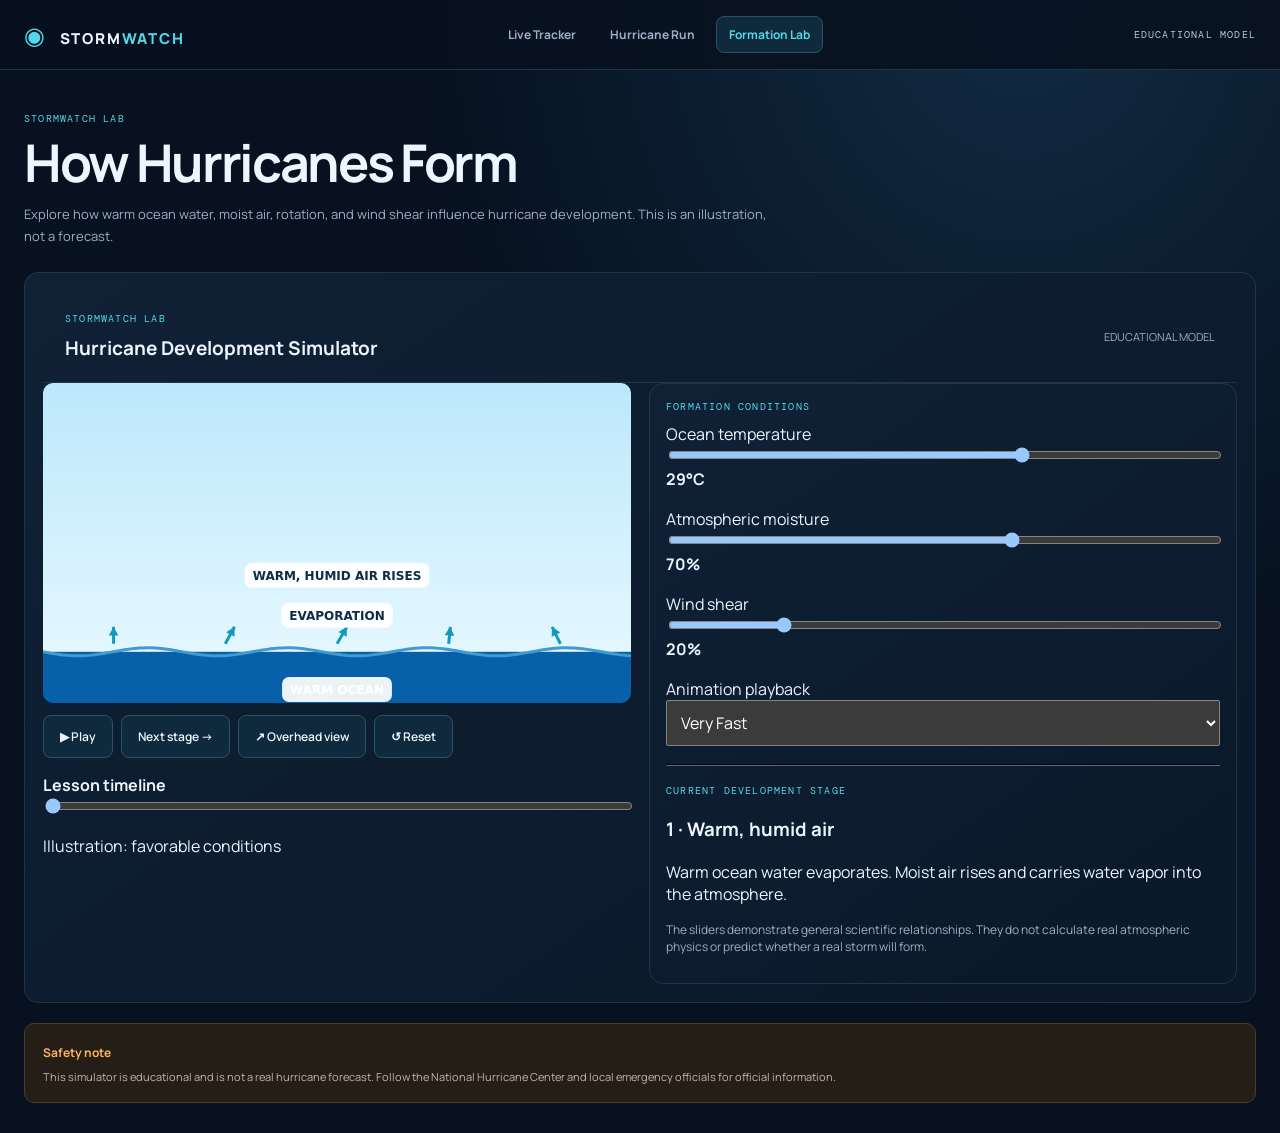
<file: formation-lab.html>
<!doctype html>
<html lang="en">
<head>
  <meta charset="utf-8">
  <meta name="viewport" content="width=device-width, initial-scale=1">
  <meta name="theme-color" content="#071525">
  <title>StormWatch — Formation Lab</title>
  <link rel="stylesheet" href="style.css">
</head>
<body>
  <header class="topbar">
    <a class="brand" href="index.html">
      <span class="brand-mark">◉</span>
      STORM<span>WATCH</span>
    </a>

    <nav class="site-nav" aria-label="Main navigation">
      <a class="site-nav-link" href="index.html">Live Tracker</a>
      <a class="site-nav-link" href="images.html">Hurricane Run</a>
      <a class="site-nav-link site-nav-active"
         href="formation-lab.html" aria-current="page">Formation Lab</a>
    </nav>

    <div class="live-label">EDUCATIONAL MODEL</div>
  </header>

  <main class="layout">
    <section class="intro">
      <p class="eyebrow">STORMWATCH LAB</p>
      <h1>How Hurricanes Form</h1>
      <p class="subtitle">
        Explore how warm ocean water, moist air, rotation, and wind shear
        influence hurricane development. This is an illustration, not a forecast.
      </p>
    </section>

    <section id="formation-lab" class="panel"
      style="margin-top:24px;padding:18px">
      <div class="panel-heading">
        <div>
          <p class="eyebrow">STORMWATCH LAB</p>
          <h2>Hurricane Development Simulator</h2>
        </div>
        <span class="map-key">EDUCATIONAL MODEL</span>
      </div>

      <div style="display:grid;grid-template-columns:repeat(auto-fit,minmax(min(100%,300px),1fr));gap:18px">
        <div>
          <canvas id="formation-canvas"
            aria-label="Animated illustration of hurricane formation"
            style="display:block;width:100%;height:320px;border-radius:10px;overflow:hidden">
          </canvas>

          <div style="display:flex;gap:8px;flex-wrap:wrap;margin-top:12px">
            <button id="formation-play" class="refresh-button" type="button">▶ Play</button>
            <button id="formation-next" class="refresh-button" type="button">Next stage →</button>
            <button id="formation-view" class="refresh-button" type="button">↗ Overhead view</button>
            <button id="formation-reset" class="refresh-button" type="button">↺ Reset</button>
          </div>

          <label for="formation-progress" style="display:block;margin-top:16px">
            <strong>Lesson timeline</strong>
          </label>
          <input id="formation-progress" type="range"
            min="0" max="10" value="0" step="1" style="width:100%">

          <p id="formation-conditions" aria-live="polite">Checking conditions…</p>
        </div>

        <div class="panel" style="padding:16px">
          <p class="eyebrow">FORMATION CONDITIONS</p>

          <label for="ocean-temp">Ocean temperature</label>
          <input id="ocean-temp" type="range" min="20" max="34"
            value="29" step="1" style="width:100%">
          <strong id="ocean-value">29°C</strong>

          <label for="air-moisture" style="display:block;margin-top:18px">
            Atmospheric moisture
          </label>
          <input id="air-moisture" type="range" min="20" max="100"
            value="70" step="5" style="width:100%">
          <strong id="moisture-value">70%</strong>

          <label for="wind-shear" style="display:block;margin-top:18px">
            Wind shear
          </label>
          <input id="wind-shear" type="range" min="0" max="100"
            value="20" step="5" style="width:100%">
          <strong id="shear-value">20%</strong>

          <label for="formation-speed" style="display:block;margin-top:18px">
            Animation playback
          </label>
          <select id="formation-speed" style="width:100%;padding:10px">
            <option value="1">Normal</option>
            <option value="2">Fast</option>
            <option value="4" selected>Very Fast</option>
          </select>

          <hr style="margin:18px 0;border-color:var(--line)">

          <p class="eyebrow">CURRENT DEVELOPMENT STAGE</p>
          <h3 id="formation-stage">1 · Warm ocean</h3>
          <p id="formation-explanation" aria-live="polite">
            Sunlight warms the ocean. Water evaporates and adds moisture to the air.
          </p>

          <p style="font-size:12px;color:var(--muted)">
            The sliders demonstrate general scientific relationships. They do not
            calculate real atmospheric physics or predict whether a real storm will form.
          </p>
        </div>
      </div>
    </section>

    <section class="notice">
      <strong>Safety note</strong>
      <p>
        This simulator is educational and is not a real hurricane forecast.
        Follow the National Hurricane Center and local emergency officials
        for official information.
      </p>
    </section>
  </main>

  <script src="formation-lab.js"></script>
</body>
</html>
</file>
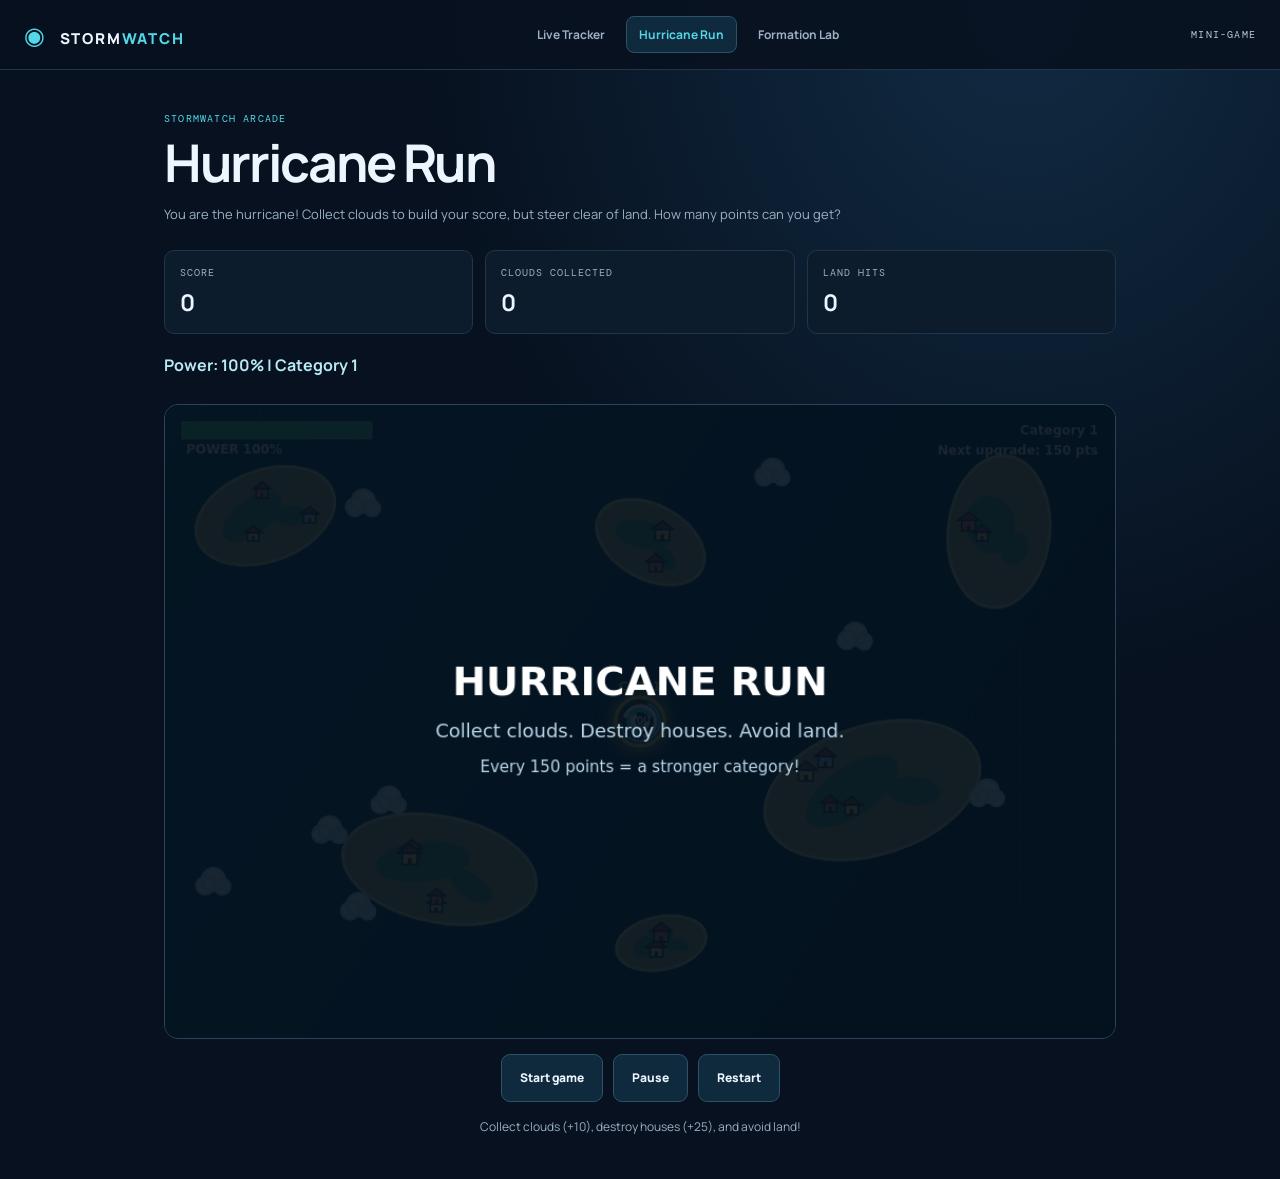
<file: images.html>
<!doctype html>
<html lang="en">
<head>
  <meta charset="utf-8">
  <meta name="viewport" content="width=device-width, initial-scale=1">
  <meta name="theme-color" content="#071525">
  <title>StormWatch — Hurricane Run</title>
  <link rel="stylesheet" href="style.css">
  <style>
    .game-wrap { max-width: 1000px; margin: 0 auto; }
    .game-hud {
      display: grid;
      grid-template-columns: repeat(3, minmax(0, 1fr));
      gap: 12px;
      margin: 20px 0;
    }
    .game-stat {
      padding: 15px;
      border: 1px solid var(--line);
      border-radius: 10px;
      background: #0d1c2d;
    }
    .game-stat span {
      display: block;
      margin-bottom: 7px;
      color: var(--muted);
      font: 10px 'DM Mono', monospace;
      letter-spacing: .1em;
    }
    .game-stat strong { font-size: 23px; }
    #game-canvas {
      display: block;
      width: 100%;
      height: auto;
      aspect-ratio: 3 / 2;
      border: 1px solid #29445c;
      border-radius: 14px;
      background: #092b45;
      touch-action: none;
    }
    .game-actions {
      display: flex;
      justify-content: center;
      flex-wrap: wrap;
      gap: 10px;
      margin: 15px 0;
    }
    .game-actions button, .game-controls button {
      min-height: 48px;
      border: 1px solid #2a5268;
      border-radius: 9px;
      background: #102a3d;
      color: var(--text);
      font-weight: 800;
      cursor: pointer;
      touch-action: manipulation;
    }
    .game-actions button { padding: 12px 18px; font-size: 12px; }
    .game-controls {
      display: grid;
      grid-template-columns: repeat(3, 64px);
      justify-content: center;
      gap: 8px;
      margin: 16px auto;
    }
    .game-controls button { font-size: 20px; }
    .game-controls .empty { visibility: hidden; }
    .game-help {
      color: var(--muted);
      font-size: 12px;
      line-height: 1.7;
      text-align: center;
    }
    @media (min-width: 700px) {
      .game-controls { display: none; }
    }
    @media (max-width: 500px) {
      .game-hud { gap: 7px; }
      .game-stat { padding: 10px; }
      .game-stat strong { font-size: 19px; }
      .game-stat span { font-size: 9px; }
    }
  </style>
</head>
<body>
  <header class="topbar">
    <a class="brand" href="index.html">
      <span class="brand-mark">◉</span>
      STORM<span>WATCH</span>
    </a>
    <nav class="site-nav" aria-label="Main navigation">
      <a class="site-nav-link" href="index.html">Live Tracker</a>
      <a class="site-nav-link site-nav-active" href="images.html">Hurricane Run</a>
      <a class="site-nav-link" href="formation-lab.html">Formation Lab</a>
    </nav>
    <div class="live-label">MINI-GAME</div>
  </header>

  <main class="layout game-wrap">
    <section class="intro">
      <p class="eyebrow">STORMWATCH ARCADE</p>
      <h1>Hurricane Run</h1>
      <p class="subtitle">
        You are the hurricane! Collect clouds to build your score,
        but steer clear of land. How many points can you get?
      </p>
    </section>

    <section class="game-hud" aria-label="Game statistics">
      <div class="game-stat">
        <span>SCORE</span>
        <strong id="score">0</strong>
      </div>
      <div class="game-stat">
        <span>CLOUDS COLLECTED</span>
        <strong id="cloud-count">0</strong>
      </div>
      <div class="game-stat">
        <span>LAND HITS</span>
        <strong id="land-hits">0</strong>
      </div>
    </section>

    <canvas id="game-canvas" width="900" height="600"
      aria-label="Hurricane Run game area"></canvas>

    <div class="game-actions">
      <button id="start-button" type="button">Start game</button>
      <button id="pause-button" type="button">Pause</button>
      <button id="restart-button" type="button">Restart</button>
    </div>

    <div class="game-controls" aria-label="Touch movement controls">
      <span class="empty"></span>
      <button type="button" data-dir="up" aria-label="Move up">▲</button>
      <span class="empty"></span>
      <button type="button" data-dir="left" aria-label="Move left">◀</button>
      <button type="button" data-dir="down" aria-label="Move down">▼</button>
      <button type="button" data-dir="right" aria-label="Move right">▶</button>
    </div>

    <p id="game-message" class="game-help" aria-live="polite">
      Press Start game. Use arrow keys or WASD, or the touch controls
      on mobile. Clouds = +10 points. Land hits = −5 points.
    </p>
  </main>

  <script src="images.js"></script>
</body>
</html>
</file>
<file: style.css>
@import url('https://fonts.googleapis.com/css2?family=DM+Mono:wght@400;500;700&family=Manrope:wght@400;500;600;700;800&display=swap');

:root {
  color-scheme: dark;
  --bg: #07111f;
  --panel: #0d1c2d;
  --line: #20344a;
  --text: #edf5ff;
  --muted: #9db0c5;
  --cyan: #52d8e8;
  --orange: #ffb35c;
  --green: #22c55e;
}

* {
  box-sizing: border-box;
}

html {
  min-height: 100%;
}

body {
  margin: 0;
  min-height: 100vh;
  background: radial-gradient(ellipse at 80% 0%, #112b43, transparent 42%), var(--bg);
  color: var(--text);
  font-family: Manrope, system-ui, sans-serif;
}

button, input, select {
  font: inherit;
}

.topbar {
  min-height: 70px;
  display: flex;
  align-items: center;
  justify-content: space-between;
  gap: 16px;
  padding: 0 24px;
  border-bottom: 1px solid var(--line);
  background: #07111fdd;
}

.brand {
  color: var(--text);
  font-size: 15px;
  font-weight: 800;
  letter-spacing: .12em;
  text-decoration: none;
}

.brand span:last-child {
  color: var(--cyan);
}

.brand-mark {
  margin-right: 8px;
  color: var(--cyan);
  font-size: 24px;
}

.live-label, .eyebrow, .metric-label {
  font-family: 'DM Mono', monospace;
  font-size: 10px;
  letter-spacing: .12em;
}

.live-label {
  color: #b9c9d8;
  white-space: nowrap;
}

.live-dot {
  display: inline-block;
  width: 7px;
  height: 7px;
  margin-right: 8px;
  border-radius: 50%;
  background: #5fe0aa;
  box-shadow: 0 0 10px #5fe0aa88;
}

.layout {
  width: min(1400px, 100%);
  margin: 0 auto;
  padding: 42px 24px 30px;
}

.intro {
  margin-bottom: 25px;
}

.eyebrow {
  margin: 0 0 10px;
  color: var(--cyan);
}

h1 {
  margin: 0;
  font-size: clamp(32px, 5vw, 52px);
  line-height: 1.08;
  letter-spacing: -.045em;
}

h2 {
  margin: 0;
  font-size: 19px;
}

.subtitle {
  max-width: 760px;
  margin: 12px 0 0;
  color: var(--muted);
  font-size: 13px;
  line-height: 1.7;
}

.status-row {
  display: flex;
  align-items: stretch;
  gap: 14px;
  margin-bottom: 20px;
}

.status-card {
  display: flex;
  align-items: center;
  gap: 14px;
  min-width: 200px;
  padding: 17px 20px;
  border: 1px solid var(--line);
  border-radius: 12px;
  background: #0d1c2ddd;
}

.status-icon {
  color: var(--cyan);
  font-size: 25px;
}

.metric-label {
  margin: 0 0 7px;
  color: var(--muted);
}

.status-card strong {
  font-size: 18px;
}

.refresh-button {
  padding: 12px 16px;
  border: 1px solid #2a5268;
  border-radius: 8px;
  background: #102a3d;
  color: var(--text);
  font: 600 12px Manrope, sans-serif;
  cursor: pointer;
  transition: background .15s ease, border-color .15s ease;
}

.refresh-button:hover {
  border-color: var(--cyan);
  background: #17384d;
}

.refresh-button:focus-visible, .storm-card:focus-visible, a:focus-visible {
  outline: 2px solid var(--cyan);
  outline-offset: 3px;
}

.refresh-button:disabled {
  opacity: .55;
  cursor: wait;
}

.status-row .refresh-button {
  align-self: center;
  margin-left: auto;
}

.content-grid {
  display: grid;
  grid-template-columns: minmax(0, 1.8fr) minmax(300px, 1fr);
  gap: 20px;
}

.panel {
  min-width: 0;
  overflow: hidden;
  border: 1px solid var(--line);
  border-radius: 14px;
  background: linear-gradient(145deg, #102136, #0a1828);
}

.panel-heading {
  display: flex;
  align-items: center;
  justify-content: space-between;
  gap: 12px;
  padding: 21px 22px;
  border-bottom: 1px solid var(--line);
}

.map-key {
  color: var(--muted);
  font-size: 11px;
  white-space: nowrap;
}

.map-key i {
  display: inline-block;
  width: 8px;
  height: 8px;
  margin-right: 8px;
  border-radius: 50%;
  background: var(--orange);
}

#map {
  height: 530px;
  background: #091827;
}

.map-note {
  margin: 0;
  padding: 0 20px 15px;
  color: var(--muted);
  font-size: 10px;
  line-height: 1.6;
}

.storm-panel {
  display: flex;
  flex-direction: column;
}

.storm-direction-arrow {
  position: absolute;
  z-index: 3;
  left: 50%;
  top: 4%;
  width: 0;
  height: 46%;
  transform-origin: 50% 100%;
  pointer-events: none;
}

.storm-direction-shaft {
  position: absolute;
  left: -1.5px;
  bottom: 0;
  width: 3px;
  height: 100%;
  border-radius: 3px;
  background: #ff3030;
  box-shadow: 0 0 5px #ff0000;
}

.storm-direction-head {
  position: absolute;
  top: -1px;
  left: -5px;
  width: 0;
  height: 0;
  border-left: 5px solid transparent;
  border-right: 5px solid transparent;
  border-bottom: 10px solid #ff3030;
  filter: drop-shadow(0 0 3px #ff0000);
}


.storm-pin-label {
  position: relative;
  z-index: 4;
  display: inline-flex;
  align-items: center;
  justify-content: center;
  min-width: 20px;
  height: 20px;
  padding: 0 4px;
  border: 1.5px solid #fff;
  border-radius: 999px;
  background: #e11d2e;
  color: #fff;
  font-family: 'DM Mono', monospace;
  font-size: 12px;
  font-weight: 800;
  line-height: 1;
  text-align: center;
  box-shadow: 0 1px 5px #000a;
  pointer-events: none;
}


.storm-list {
  min-height: 160px;
  max-height: 350px;
  overflow: auto;
  padding: 10px 14px;
}

.storm-card {
  display: block;
  width: 100%;
  margin: 2px 0;
  padding: 13px 12px;
  border: 1px solid transparent;
  border-radius: 9px;
  background: transparent;
  color: var(--text);
  text-align: left;
  font-family: inherit;
  cursor: pointer;
}

.storm-card:hover, .storm-card.selected {
  border-color: #284960;
  background: #142b40;
}

.storm-name-row {
  display: flex;
  align-items: center;
  justify-content: space-between;
  gap: 10px;
}

.storm-name {
  font-size: 14px;
  font-weight: 800;
}

.storm-type {
  color: var(--orange);
  font: 30px 'DM Mono', monospace;
  text-align: right;
}

.storm-summary {
  display: flex;
  justify-content: space-between;
  gap: 8px;
  flex-wrap: wrap;
  margin-top: 8px;
  color: var(--muted);
  font-size: 11px;
}

.loading, .empty-state, .error-state {
  padding: 28px 14px;
  color: var(--muted);
  font-size: 12px;
  line-height: 1.7;
}

.detail-card {
  margin: 0 14px 15px;
  padding: 17px;
  border: 1px solid var(--line);
  border-radius: 10px;
  background: #081624;
}

.detail-card .eyebrow {
  margin-bottom: 12px;
}

.detail-title {
  margin: 0 0 14px;
  overflow-wrap: anywhere;
  font-size: 17px;
  font-weight: 800;
}

.detail-grid {
  display: grid;
  grid-template-columns: 1fr 1fr;
  gap: 13px;
  margin-bottom: 14px;
}

.detail-item span {
  display: block;
  margin-bottom: 5px;
  color: var(--muted);
  font: 10px 'DM Mono', monospace;
}

.detail-item strong {
  overflow-wrap: anywhere;
  font-size: 13px;
}

.detail-placeholder {
  margin: 0;
  color: var(--muted);
  font-size: 12px;
  line-height: 1.6;
}

.detail-card a, footer a {
  color: var(--cyan);
}

.notice {
  margin-top: 20px;
  padding: 16px 18px;
  border: 1px solid #4d3c27;
  border-radius: 10px;
  background: #241e17;
}

.notice strong {
  color: var(--orange);
  font-size: 12px;
}

.notice p {
  margin: 6px 0 0;
  color: #c6b7a5;
  font-size: 11px;
  line-height: 1.7;
}

footer {
  display: flex;
  justify-content: space-between;
  gap: 14px;
  flex-wrap: wrap;
  padding: 22px 2px 0;
  color: var(--muted);
  font-size: 10px;
}

.leaflet-container {
  font-family: Manrope, system-ui, sans-serif;
}

.leaflet-popup-content-wrapper, .leaflet-popup-tip {
  background: #102338;
  color: #edf5ff;
}

.leaflet-popup-content-wrapper {
  border: 1px solid #2a4057;
}

.leaflet-popup-content {
  line-height: 1.7;
}

.leaflet-container a {
  color: var(--cyan);
}

/* Hurricane category markers */
.storm-div-icon {
  border: 0;
  background: transparent;
}


.storm-pin {
  position: relative;
  width: 100%;
  height: 100%;
  min-width: 38px;
  min-height: 38px;
  display: flex;
  align-items: center;
  justify-content: center;
  overflow: visible;
  box-sizing: border-box;
  border: 2px solid #fff;
  border-radius: 50%;
  background: var(--storm-color, #22c55e);
  box-shadow:
    0 0 0 3px #071525bb,
    0 0 16px var(--storm-color, #22c55e);
  color: #fff;
  font-family: 'DM Mono', monospace;
  font-weight: 800;
  line-height: 1;
}



.storm-swirl {
  position: absolute;
  inset: 4%;
  width: 92%;
  height: 92%;
  opacity: 0.9;
  pointer-events: none;
  transform-origin: center center;
  animation: hurricane-spin 4s linear infinite;
}

@keyframes hurricane-spin {
  from {
    transform: rotate(0deg);
  }

  to {
    transform: rotate(360deg);
  }
}


.storm-pin-label {
  position: relative;
  z-index: 2;
  color: #fff;
  font-size: 13px;
  font-weight: 800;
  text-align: center;
  text-shadow: 0 1px 3px #000;
  pointer-events: none;
}

@media (max-width: 950px) {
  .content-grid {
    grid-template-columns: minmax(0, 1fr);
  }

  .storm-list {
    max-height: 300px;
  }
}

@media (max-width: 650px) {
  .layout {
    padding: 28px 14px;
  }

  .topbar {
    padding: 0 16px;
  }

  .status-row {
    flex-wrap: wrap;
  }

  .status-card {
    flex: 1 1 140px;
    min-width: 0;
    padding: 14px;
  }

  .status-row .refresh-button {
    width: 100%;
    margin-left: 0;
  }

  .panel-heading {
    padding: 17px;
  }

  #map {
    height: 390px;
  }

  .map-note {
    padding-right: 16px;
    padding-left: 16px;
  }
}

@media (max-width: 380px) {
  .brand {
    font-size: 12px;
  }

  .live-label {
    font-size: 9px;
  }

  h1 {
    font-size: 32px;
  }

  .detail-grid {
    grid-template-columns: 1fr;
  }
}


/* Large red direction arrow */
.storm-direction-arrow {
  position: absolute;
  z-index: 5;
  left: 50%;
  top: -34%;
  width: 0;
  height: 80%;
  transform-origin: 50% 100%;
  pointer-events: none;
}

.storm-direction-shaft {
  position: absolute;
  bottom: 0;
  left: -3px;
  width: 6px;
  height: 100%;
  border-radius: 4px;
  background: #ff3030;
  box-shadow: 0 0 7px #ff0000;
}

.storm-direction-head {
  position: absolute;
  top: -2px;
  left: -11px;
  width: 0;
  height: 0;
  border-left: 11px solid transparent;
  border-right: 11px solid transparent;
  border-bottom: 21px solid #ff3030;
  filter: drop-shadow(0 0 3px #ff0000);
}

.storm-direction-fin {
  position: absolute;
  top: 12px;
  left: -9px;
  width: 18px;
  height: 7px;
  border-radius: 2px;
  background: #ff3030;
}

/* Extra curved category bands around the swirl */
.storm-category-band {
  position: absolute;
  z-index: 1;
  width: 65%;
  height: 65%;
  border: 2px solid white;
  border-radius: 50%;
  opacity: 0.85;
  pointer-events: none;
}

.storm-category-band-one {
  transform: rotate(35deg) scaleX(0.65);
}

.storm-category-band-two {
  transform: rotate(-35deg) scaleX(0.65);
}

/* Official forecast wind labels */
.forecast-wind-icon {
  background: transparent;
  border: 0;
}

.forecast-wind-label {
  display: block;
  width: max-content;
  max-width: 145px;
  padding: 5px 7px;
  border: 1px solid #ff4545;
  border-radius: 5px;
  background: #172438ed;
  color: white;
  font: 10px/1.5 'DM Mono', monospace;
  text-align: center;
  box-shadow: 0 1px 6px #0008;
  pointer-events: none;
}

/* Simple striped hurricane marker */
.storm-div-icon {
  background: transparent;
  border: none;
}

.storm-pin {
  position: relative;
  width: 100%;
  height: 100%;
  overflow: visible;
}

.storm-swirl {
  display: block;
  width: 100%;
  height: 100%;
  overflow: visible;
}

/* Movement arrow stays outside the category center */
.storm-direction-arrow {
  position: absolute;
  z-index: 5;
  left: 50%;
  top: -13px;
  width: 4px;
  height: 24px;
  transform-origin: 50% 25px;
  pointer-events: none;
}

.storm-direction-shaft {
  position: absolute;
  left: 1px;
  top: 5px;
  width: 3px;
  height: 16px;
  background: #111827;
  border: 1px solid #ffffff;
}

.storm-direction-head {
  position: absolute;
  left: -5px;
  top: -1px;
  width: 0;
  height: 0;
  border-left: 7px solid transparent;
  border-right: 7px solid transparent;
  border-bottom: 12px solid #111827;
  filter: drop-shadow(0 0 1px #ffffff);
}

/* Forecast labels */
.forecast-wind-icon {
  background: transparent;
  border: none;
}

.forecast-wind-label {
  display: inline-block;
  padding: 3px 5px;
  border: 1px solid #e52222;
  border-radius: 4px;
  background: #ffffff;
  color: #b00000;
  font-size: 11px;
  font-weight: 700;
  line-height: 1.3;
  white-space: nowrap;
  box-shadow: 0 1px 4px #0004;
}


/* Nationwide tornado warning panel */

.tornado-panel {
  margin-top: 20px;
}

.tornado-count {
  color: #ff6b6b;
  font-family: 'DM Mono', monospace;
  font-size: 12px;
  font-weight: 700;
  text-align: right;
}

.tornado-info {
  padding: 14px 20px;
  border-bottom: 1px solid var(--line);
  color: var(--muted);
  font-size: 11px;
  line-height: 1.7;
}

.tornado-status {
  padding: 12px 20px;
  color: var(--cyan);
  font-family: 'DM Mono', monospace;
  font-size: 11px;
}

.tornado-list {
  display: grid;
  grid-template-columns: repeat(auto-fit, minmax(min(100%, 280px), 1fr));
  gap: 10px;
  padding: 0 14px 14px;
}

.tornado-card {
  display: flex;
  flex-direction: column;
  gap: 8px;
  width: 100%;
  padding: 14px;
  border: 1px solid #713333;
  border-left: 4px solid #ff3030;
  border-radius: 8px;
  background: #211821;
  color: var(--text);
  text-align: left;
  cursor: pointer;
}

.tornado-card:hover {
  border-color: #ff5050;
  background: #302027;
}

.tornado-card-title {
  color: #ff7777;
  font-size: 13px;
  font-weight: 800;
}

.tornado-card-area {
  color: var(--text);
  font-size: 11px;
  line-height: 1.6;
}

.tornado-card-expires {
  color: var(--muted);
  font-size: 10px;
}

.tornado-footer {
  margin: 0;
  padding: 0 20px 18px;
  color: var(--muted);
  font-size: 11px;
}

.tornado-footer a {
  color: var(--cyan);
}

/* Nationwide severe weather center */

.severe-panel {
  margin-top: 20px;
}

.severe-count {
  color: #ffb35c;
  font-family: 'DM Mono', monospace;
  font-size: 12px;
  font-weight: 700;
  text-align: right;
}

.severe-info {
  padding: 14px 20px;
  border-bottom: 1px solid var(--line);
  color: var(--muted);
  font-size: 11px;
  line-height: 1.7;
}

.severe-status {
  padding: 12px 20px;
  color: var(--cyan);
  font-family: 'DM Mono', monospace;
  font-size: 11px;
}

.severe-list {
  display: grid;
  grid-template-columns: repeat(auto-fit, minmax(min(100%, 280px), 1fr));
  gap: 10px;
  padding: 0 14px 14px;
}

.severe-card {
  display: flex;
  flex-direction: column;
  gap: 8px;
  width: 100%;
  padding: 14px;
  border: 1px solid #704d2c;
  border-left: 4px solid #ffb35c;
  border-radius: 8px;
  background: #211e19;
  color: var(--text);
  text-align: left;
  font: inherit;
  cursor: pointer;
}

.severe-card:hover {
  background: #30271c;
  border-color: #ffb35c;
}

.severe-card-title {
  font-size: 13px;
  font-weight: 800;
}

.severe-card-area,
.severe-card-meta {
  color: var(--muted);
  font-size: 11px;
  line-height: 1.6;
}

.severe-card-meta {
  color: #ffca85;
}

.severe-empty {
  grid-column: 1 / -1;
  padding: 20px 14px;
  color: var(--muted);
  font-size: 12px;
  line-height: 1.7;
}



/* ==========================================
   STORMWATCH — SEVERE WEATHER CATEGORY BUTTONS
   ========================================== */

.severe-list {
  display: flex;
  flex-direction: column;
  gap: 14px;
  width: 100%;
  margin-top: 16px;
}

/* Each expandable weather category */
.severe-group {
  background: #000000 !important;
  border: 2px solid #29364b !important;
  border-radius: 23px !important;
  overflow: hidden;
  margin: 0 !important;
  color: #ffffff;
  box-shadow: none !important;
}

/* Category header / dropdown button */
.severe-group > summary,
.severe-group-heading {
  display: flex;
  align-items: center;
  gap: 20px;
  min-height: 100px;
  padding: 20px 30px !important;
  background: #000000 !important;
  color: #ffffff !important;
  border: none !important;
  cursor: pointer;
  list-style: none;
  font-size: clamp(21px, 4.8vw, 34px);
  font-weight: 500;
  line-height: 1.2;
  -webkit-tap-highlight-color: transparent;
}

/* Hide the browser's default disclosure arrow */
.severe-group > summary::-webkit-details-marker {
  display: none;
}

.severe-group > summary::marker {
  content: "";
}

/* Colored dot */
.severe-group > summary::before {
  content: "";
  display: block;
  flex: 0 0 12px;
  width: 12px;
  height: 12px;
  border-radius: 50%;
  background: var(--severe-color, #ff9f43);
}

/* Category label */
.severe-group > summary .severe-group-title,
.severe-group > summary strong,
.severe-group > summary span:first-of-type {
  color: #ffffff;
}

/* Alert count on the right */
.severe-group > summary .severe-count,
.severe-group > summary .group-count,
.severe-group > summary .severe-group-count {
  margin-left: auto;
  color: #a6a6a6 !important;
  font-size: 0.9em;
  font-weight: 400;
  white-space: nowrap;
}

/* Right-side chevron */
.severe-group > summary::after {
  content: "";
  width: 13px;
  height: 13px;
  flex: 0 0 13px;
  margin-left: 4px;
  border-right: 3px solid #b5b5b5;
  border-bottom: 3px solid #b5b5b5;
  transform: rotate(45deg) translateY(-3px);
  transition: transform 180ms ease;
}

/* Chevron points upward when expanded */
.severe-group[open] > summary::after {
  transform: rotate(225deg) translate(-2px, -1px);
}

/* Keep the opened category black */
.severe-group[open] > summary {
  border-bottom: 1px solid #29364b !important;
}

/* Alert cards inside an expanded category */
.severe-group-cards {
  display: flex;
  flex-direction: column;
  gap: 10px;
  padding: 14px 16px 18px;
  background: #050505;
}

.severe-card {
  background: #0b0e14 !important;
  border: 1px solid #29364b !important;
  border-radius: 12px !important;
  color: #ffffff !important;
  padding: 14px 16px !important;
}

/* Mobile sizing */
@media (max-width: 600px) {
  .severe-list {
    gap: 13px;
  }

  .severe-group {
    border-radius: 22px !important;
  }

  .severe-group > summary,
  .severe-group-heading {
    min-height: 96px;
    padding: 18px 25px !important;
    gap: 18px;
    font-size: clamp(20px, 5vw, 30px);
  }

  .severe-group > summary::before {
    flex-basis: 11px;
    width: 11px;
    height: 11px;
  }
}

/* STORMWATCH — SEVERE WEATHER DROPDOWN DESIGN */

.severe-panel .severe-list {
  display: flex !important;
  flex-direction: column !important;
  gap: 13px !important;
  padding: 0 14px 18px !important;
}

.severe-panel details.severe-group {
  display: block !important;
  margin: 0 !important;
  padding: 0 !important;
  overflow: hidden !important;
  background: #000 !important;
  border: 2px solid #29364b !important;
  border-radius: 22px !important;
  box-shadow: none !important;
}

/* Full-width dropdown heading */
.severe-panel details.severe-group > summary.severe-group-heading {
  box-sizing: border-box !important;
  display: flex !important;
  align-items: center !important;
  gap: 18px !important;
  width: 100% !important;
  min-height: 96px !important;
  padding: 18px 25px !important;
  background: #000 !important;
  border: none !important;
  color: #fff !important;
  font-size: clamp(20px, 5vw, 30px) !important;
  font-weight: 500 !important;
  line-height: 1.2 !important;
  text-align: left !important;
  cursor: pointer !important;
  list-style: none !important;
}

.severe-panel .severe-group-heading::-webkit-details-marker {
  display: none !important;
}

.severe-panel .severe-group-heading::marker {
  content: "" !important;
}

/* Category-colored dot */
.severe-panel .severe-group-heading::before {
  content: "" !important;
  display: block !important;
  flex: 0 0 11px !important;
  width: 11px !important;
  height: 11px !important;
  border-radius: 50% !important;
  background: var(--severe-color, #ff9f43) !important;
}

/* Category name */
.severe-panel .severe-group-heading > span:first-of-type {
  flex: 0 1 auto !important;
  min-width: 0 !important;
  color: #fff !important;
  font-size: inherit !important;
  font-weight: 500 !important;
  overflow-wrap: anywhere !important;
}

/* Alert number */
.severe-panel .severe-group-heading .severe-group-count {
  flex: 0 0 auto !important;
  min-width: 0 !important;
  height: auto !important;
  margin-left: auto !important;
  padding: 0 4px !important;
  border: none !important;
  border-radius: 0 !important;
  background: transparent !important;
  color: #aaa !important;
  font-family: inherit !important;
  font-size: 0.9em !important;
  font-weight: 400 !important;
}

/* Chevron */
.severe-panel .severe-group-heading::after {
  content: "" !important;
  display: block !important;
  flex: 0 0 11px !important;
  width: 11px !important;
  height: 11px !important;
  margin-left: 5px !important;
  border: none !important;
  border-right: 3px solid #aaa !important;
  border-bottom: 3px solid #aaa !important;
  border-radius: 0 !important;
  background: transparent !important;
  transform: rotate(45deg) translateY(-3px) !important;
  transition: transform 0.2s ease !important;
}

.severe-panel .severe-group[open] > .severe-group-heading::after {
  transform: rotate(225deg) translate(-2px, -2px) !important;
}

.severe-panel .severe-group[open] > .severe-group-heading {
  border-bottom: 1px solid #29364b !important;
}

/* Expanded alert list */
.severe-panel .severe-group-cards {
  display: flex !important;
  flex-direction: column !important;
  gap: 10px !important;
  padding: 14px !important;
  background: #050505 !important;
}

.severe-panel .severe-group-cards .severe-card {
  box-sizing: border-box !important;
  width: 100% !important;
  padding: 15px !important;
  border: 1px solid #29364b !important;
  border-left: 4px solid var(--severe-color, #29364b) !important;
  border-radius: 12px !important;
  background: #0b0e14 !important;
  color: #fff !important;
  text-align: left !important;
}

.severe-panel .severe-card-title {
  color: var(--severe-color, #fff) !important;
}

.severe-panel .severe-card-area,
.severe-panel .severe-card-meta {
  line-height: 1.6 !important;
}

@media (max-width: 600px) {
  .severe-panel .severe-group-heading {
    min-height: 88px !important;
    gap: 14px !important;
    padding: 16px 20px !important;
    font-size: clamp(19px, 5vw, 28px) !important;
  }
}


/* STORMWATCH — GLOBAL WEATHER CENTER */

.global-info {
  padding: 0 22px;
  color: var(--muted);
  font-size: 13px;
  line-height: 1.7;
}

.global-list {
  display: flex;
  flex-direction: column;
  gap: 10px;
  padding: 12px 18px 20px;
}

.global-event-card {
  display: flex;
  align-items: flex-start;
  gap: 12px;
  width: 100%;
  padding: 15px;
  text-align: left;
  color: var(--text);
  background: #07111f;
  border: 1px solid var(--line);
  border-left: 4px solid var(--global-event-color, #e879f9);
  border-radius: 10px;
  cursor: pointer;
}

.global-event-card:hover {
  background: #10243a;
}

.global-event-dot {
  flex: 0 0 10px;
  width: 10px;
  height: 10px;
  margin-top: 5px;
  border-radius: 50%;
  background: var(--global-event-color, #e879f9);
}

.global-event-content {
  display: flex;
  flex-direction: column;
  gap: 5px;
  min-width: 0;
}

.global-event-content strong {
  overflow-wrap: anywhere;
}

.global-event-content > span {
  color: var(--muted);
  font-size: 12px;
  line-height: 1.5;
}

.global-event-content .global-event-meta {
  color: var(--text);
  opacity: 0.8;
  overflow-wrap: anywhere;
}

@media (max-width: 600px) {
  .global-list {
    padding-right: 12px;
    padding-left: 12px;
  }

  .global-event-card {
    padding: 13px;
  }
}

/* Keep hurricane markers above forecast labels */
.storm-div-icon {
  z-index: 10000 !important;
}

.forecast-wind-icon {
  z-index: 100 !important;
}


/* =================================
   STORMWATCH — HISTORICAL STORM LAB
   ================================= */

.history-panel {
  margin-top: 20px;
}

.history-badge {
  color: #62d9ff;
  border: 1px solid #28516a;
  background: #0c2638;
  border-radius: 6px;
  padding: 7px 10px;
  font: 10px 'DM Mono', monospace;
  letter-spacing: 1px;
}

.history-info {
  padding: 0 20px 16px;
  color: var(--muted);
  font-size: 12px;
  line-height: 1.7;
}

.history-controls {
  display: flex;
  flex-direction: column;
  gap: 9px;
  padding: 0 20px 16px;
}

.history-controls label,
.history-timeline > label {
  color: var(--muted);
  font: 11px 'DM Mono', monospace;
  text-transform: uppercase;
  letter-spacing: 1px;
}

#history-storm {
  width: 100%;
  min-height: 44px;
  padding: 10px;
  border: 1px solid var(--line);
  border-radius: 7px;
  background: #081624;
  color: var(--text);
  font: inherit;
}

.history-status {
  margin: 0;
  color: var(--cyan);
  font-size: 11px;
  line-height: 1.6;
}

#history-map {
  width: 100%;
  height: 430px;
  background: #081624;
  border-top: 1px solid var(--line);
  border-bottom: 1px solid var(--line);
}

.history-details {
  display: grid;
  grid-template-columns: repeat(4, minmax(0, 1fr));
  gap: 12px;
  padding: 18px 20px;
}

.history-details > div {
  min-width: 0;
  display: flex;
  flex-direction: column;
  gap: 7px;
}

.history-label {
  color: var(--muted);
  font: 9px 'DM Mono', monospace;
  letter-spacing: 0.5px;
}

.history-details strong {
  overflow-wrap: anywhere;
  color: var(--text);
  font-size: 13px;
}

.history-timeline {
  display: flex;
  flex-direction: column;
  gap: 12px;
  padding: 8px 20px 18px;
}

#history-slider {
  width: 100%;
  accent-color: #ff4545;
  cursor: pointer;
}

.history-timeline-ends {
  display: flex;
  justify-content: space-between;
  gap: 12px;
  color: var(--muted);
  font-size: 10px;
}

.history-buttons {
  display: flex;
  gap: 10px;
  padding: 0 20px 18px;
}

.history-buttons button {
  flex: 1;
  min-height: 42px;
  padding: 10px 14px;
  border: 1px solid #28516a;
  border-radius: 7px;
  background: #102b40;
  color: #fff;
  font: inherit;
  font-weight: 700;
  cursor: pointer;
}

.history-buttons button:disabled {
  opacity: 0.45;
  cursor: not-allowed;
}

.history-footnote {
  margin: 0;
  padding: 0 20px 20px;
  color: var(--muted);
  font-size: 10px;
  line-height: 1.7;
}

@media (max-width: 600px) {
  #history-map {
    height: 360px;
  }

  .history-details {
    grid-template-columns: repeat(2, minmax(0, 1fr));
  }

  .history-buttons {
    flex-direction: column;
  }
}

/* Historical map — Stage 1 display fix */
#history-map {
  display: block;
  position: relative;
  width: 100%;
  height: 430px;
  min-height: 300px;
  background: #081624;
  border-top: 1px solid var(--line);
  border-bottom: 1px solid var(--line);
  z-index: 0;
}

#history-map .leaflet-control-zoom {
  display: block;
}

#history-map .leaflet-control-zoom a {
  background: #102338;
  color: #edf5ff;
  border-color: #20344a;
}

#history-map .leaflet-control-attribution {
  background: #071525dd;
  color: #edf5ff;
}

#history-map .leaflet-control-attribution a {
  color: #52d8e8;
}

@media (max-width: 600px) {
  #history-map {
    height: 360px;
  }
}


/* =====================================
   STORMWATCH — TWO SCREEN LAYOUT
   ===================================== */

.screen-navigation {
    display: flex;
    gap: 12px;
    margin: 0 0 24px;
    padding: 6px;
    border: 1px solid var(--line);
    border-radius: 12px;
    background: #081624;
}

.screen-navigation button {
    flex: 1;
    min-height: 48px;
    padding: 12px;
    border: 1px solid transparent;
    border-radius: 8px;
    background: transparent;
    color: var(--muted);
    font-weight: 800;
    cursor: pointer;
}

.screen-navigation button[aria-pressed="true"] {
    border-color: #28516a;
    background: #123047;
    color: #ffffff;
    box-shadow: inset 0 0 0 1px #52d8e833;
}

#map {
    height: 72vh;
    min-height: 520px;
}

.content-grid {
    grid-template-columns: minmax(0, 1fr);
}

.storm-panel {
    margin-top: 16px;
}

#history-map {
    width: 100%;
    height: 76vh;
    min-height: 560px;
    background: #081624;
}

.history-hurricane-icon {
    background: transparent !important;
    border: 0 !important;
}

.history-hurricane-marker {
    position: relative;
    display: flex;
    align-items: center;
    justify-content: center;
    border-radius: 50%;
    filter: drop-shadow(0 0 7px var(--storm-color));
}

.history-category-badge {
    position: absolute;
    top: -5px;
    right: -7px;
    min-width: 23px;
    height: 23px;
    padding: 0 4px;
    display: flex;
    align-items: center;
    justify-content: center;
    border: 2px solid #ffffff;
    border-radius: 20px;
    color: #07111f;
    font: 900 12px Arial, sans-serif;
    box-shadow: 0 0 8px #00000099;
}

@media (max-width: 650px) {
    #map {
        height: 68vh;
        min-height: 430px;
    }

    #history-map {
        height: 72vh;
        min-height: 460px;
    }

    .screen-navigation {
        gap: 6px;
    }

    .screen-navigation button {
        padding: 10px 5px;
        font-size: 12px;
    }
}
/* ==========================================
   STORMWATCH — HISTORICAL MAP + FLOATING UI
   ========================================== */

.history-map-frame {
    position: relative;
    width: 100%;
    overflow: hidden;
    isolation: isolate;
    border: 1px solid #29445b;
    border-radius: 14px;
    background: #081624;
    box-shadow: 0 10px 30px #00000030;
}

#history-map {
    position: relative;
    z-index: 0;
    width: 100%;
    height: 72vh;
    min-height: 430px;
    max-height: 760px;
    border: 0;
    background: #081624;
}

.history-playback-bubble {
    position: absolute;
    z-index: 500;
    left: 50%;
    bottom: 18px;
    transform: translateX(-50%);
    width: min(560px, calc(100% - 28px));
    padding: 14px 16px 12px;
    border: 1px solid #52708799;
    border-radius: 16px;
    background: rgba(5, 18, 31, 0.92);
    color: #edf5ff;
    box-shadow: 0 8px 28px #00000080;
    backdrop-filter: blur(12px);
    -webkit-backdrop-filter: blur(12px);
}

.history-playback-bubble .history-timeline {
    display: flex;
    flex-direction: column;
    gap: 9px;
    padding: 0;
}

.history-playback-bubble .history-timeline > label {
    color: #9fb6ca;
    font-size: 10px;
    font-weight: 800;
    letter-spacing: 1.3px;
}

.history-playback-bubble #history-slider {
    display: block;
    width: 100%;
    margin: 4px 0;
    accent-color: #ff4545;
    cursor: pointer;
}

.history-playback-bubble .history-timeline-ends {
    display: flex;
    justify-content: space-between;
    gap: 12px;
    color: #b5c5d5;
    font-size: 10px;
}

.history-playback-bubble .history-buttons {
    display: flex;
    gap: 10px;
    padding: 12px 0 0;
}

.history-playback-bubble .history-buttons button {
    flex: 1;
    min-height: 40px;
    padding: 9px 12px;
    border: 1px solid #34566f;
    border-radius: 9px;
    background: #123047;
    color: #ffffff;
    font-weight: 800;
    cursor: pointer;
}

.history-playback-bubble .history-buttons button:first-child {
    border-color: #8b333b;
    background: #76252e;
}

.history-playback-bubble .history-buttons button:disabled {
    opacity: 0.5;
    cursor: not-allowed;
}

/* Keep map attribution readable above the dark map. */
#history-map .leaflet-control-attribution {
    background: #071525dd;
    color: #edf5ff;
}

#history-map .leaflet-control-attribution a {
    color: #52d8e8;
}

/* Phone layout */
@media (max-width: 600px) {
    #history-map {
        height: 70vh;
        min-height: 420px;
        max-height: 650px;
    }

    .history-playback-bubble {
        bottom: 12px;
        width: calc(100% - 20px);
        padding: 11px 12px 10px;
        border-radius: 13px;
    }

    .history-playback-bubble .history-buttons {
        gap: 8px;
        padding-top: 9px;
    }

    .history-playback-bubble .history-buttons button {
        min-height: 42px;
        padding: 8px;
        font-size: 13px;
    }
}



/* FIX: Keep historical replay panels visible */
.history-panel {
  position: relative;
  width: 100%;
  min-width: 0;
  overflow: visible;
  color: var(--text, #edf5ff);
}

.history-panel > .panel-heading {
  display: flex;
  align-items: center;
  justify-content: space-between;
  gap: 12px;
  padding: 20px;
}

.history-panel > .history-info,
.history-panel > .history-footnote {
  display: block;
  padding: 0 20px 16px;
}

.history-panel .history-controls {
  display: flex;
  flex-direction: column;
  gap: 9px;
  padding: 0 20px 16px;
}

.history-panel #history-storm,
.history-panel #history-search,
.history-panel .history-status {
  display: block;
  visibility: visible;
  opacity: 1;
}

.history-panel .history-map-frame {
  display: block;
  position: relative;
  width: 100%;
  overflow: hidden;
}

.history-panel .history-details {
  display: grid;
  grid-template-columns: repeat(2, minmax(0, 1fr));
  gap: 12px;
  padding: 18px 20px;
}

.history-panel .history-details > div {
  display: flex;
  flex-direction: column;
  gap: 7px;
  min-width: 0;
}

@media (min-width: 800px) {
  .history-panel .history-details {
    grid-template-columns: repeat(4, minmax(0, 1fr));
  }
}


/* Historical map rendering fix */
.history-panel .history-map-frame {
    display: block !important;
    position: relative !important;
    width: 100% !important;
    min-height: 480px;
    overflow: hidden;
}

#history-map {
    display: block !important;
    position: relative !important;
    width: 100% !important;
    height: 480px !important;
    min-height: 480px !important;
    background: #102438;
    z-index: 1;
}

#history-map .leaflet-pane,
#history-map .leaflet-tile,
#history-map .leaflet-tile-container {
    visibility: visible !important;
}


/* Live Leaflet tile alignment correction */
#map {
    position: relative;
    overflow: hidden;
    isolation: isolate;
}

#map .leaflet-pane,
#map .leaflet-tile,
#map .leaflet-tile-container,
#map .leaflet-layer {
    transform-origin: 0 0;
}

#map .leaflet-tile {
    max-width: none !important;
    max-height: none !important;
}


/* Satellite imagery toggle */
.satellite-toggle {
  display: inline-flex;
  align-items: center;
  justify-content: center;
  gap: 8px;
  padding: 11px 16px;
  margin: 0 0 12px;
  border: 1px solid #31516b;
  border-radius: 8px;
  background: #101d2b;
  color: #d9efff;
  font: inherit;
  font-weight: 700;
  cursor: pointer;
  transition: background 0.2s ease,
              border-color 0.2s ease,
              box-shadow 0.2s ease;
}

.satellite-toggle:hover {
  background: #19334a;
  border-color: #48baff;
  box-shadow: 0 0 12px #168bd333;
}

.satellite-toggle[aria-pressed="true"] {
  background: #153c35;
  border-color: #35d6a0;
  color: #b8ffe5;
}

.satellite-toggle:focus-visible {
  outline: 2px solid #48baff;
  outline-offset: 3px;
}



/* Keep map controls together */
.map-toolbar {
  display: flex;
  align-items: center;
  flex-wrap: wrap;
  gap: 10px;
}

.satellite-toggle {
  display: inline-flex;
  align-items: center;
  justify-content: center;
  padding: 9px 13px;
  margin: 0;
  border: 1px solid #31516b;
  border-radius: 8px;
  background: #101d2b;
  color: #d9efff;
  font: inherit;
  font-weight: 700;
  cursor: pointer;
}

.satellite-toggle:hover {
  background: #19334a;
  border-color: #48baff;
}

.satellite-toggle[aria-pressed="true"] {
  background: #153c35;
  border-color: #35d6a0;
  color: #b8ffe5;
}


/* StormWatch page navigation */
.site-nav {
  display: flex;
  align-items: center;
  gap: 8px;
}

.site-nav-link {
  display: inline-block;
  padding: 9px 12px;
  border: 1px solid transparent;
  border-radius: 8px;
  color: var(--muted);
  font-size: 12px;
  font-weight: 700;
  text-decoration: none;
  white-space: nowrap;
}

.site-nav-link:hover,
.site-nav-active {
  border-color: #2a5268;
  background: #102a3d;
  color: var(--cyan);
}

/* Image Library */
.image-search-panel {
  margin-bottom: 28px;
}

.image-search-form {
  padding: 22px;
}

.image-search-form label {
  display: block;
  margin-bottom: 9px;
  color: var(--muted);
  font-size: 12px;
  font-weight: 700;
}

.image-search-controls {
  display: flex;
  gap: 10px;
}

.image-search-controls input {
  flex: 1;
  min-width: 0;
  padding: 13px 15px;
  border: 1px solid #2a4057;
  border-radius: 8px;
  background: #071525;
  color: var(--text);
  font: inherit;
}

.image-search-hint,
.image-search-status,
.image-library-source {
  color: var(--muted);
  font-size: 12px;
  line-height: 1.7;
}

.image-search-hint {
  margin-bottom: 0;
}

.image-search-status {
  padding: 0 22px 20px;
}

.image-results-section {
  margin-top: 26px;
}

.image-results-heading {
  display: flex;
  align-items: center;
  justify-content: space-between;
  margin-bottom: 16px;
}

.image-results-count {
  color: var(--muted);
  font-size: 11px;
}

.image-results-grid {
  display: grid;
  grid-template-columns: repeat(3, minmax(0, 1fr));
  gap: 16px;
}

.image-result-card {
  overflow: hidden;
  border: 1px solid var(--line);
  border-radius: 12px;
  background: linear-gradient(145deg, #102136, #0a1828);
}

.image-result-photo {
  display: block;
  height: 220px;
  overflow: hidden;
  background: #06101b;
}

.image-result-photo img {
  width: 100%;
  height: 100%;
  object-fit: cover;
}

.image-result-info {
  padding: 15px;
}

.image-result-info h3 {
  font-size: 14px;
  line-height: 1.5;
  overflow-wrap: anywhere;
}

.image-result-info p {
  color: var(--muted);
  font-size: 11px;
  line-height: 1.5;
  overflow-wrap: anywhere;
}

.image-result-info p span {
  display: block;
  color: var(--cyan);
  font-size: 9px;
  letter-spacing: .1em;
}

.image-source-link {
  color: var(--cyan);
  font-size: 11px;
  text-decoration: none;
}

.image-library-source {
  margin: 24px 0;
}

@media (max-width: 900px) {
  .image-results-grid {
    grid-template-columns: repeat(2, minmax(0, 1fr));
  }
}

@media (max-width: 600px) {
  .topbar {
    flex-wrap: wrap;
    padding: 12px 16px;
  }

  .site-nav {
    order: 3;
    width: 100%;
  }

  .image-results-grid {
    grid-template-columns: 1fr;
  }

  .image-search-controls {
    flex-direction: column;
  }
}
</file>
